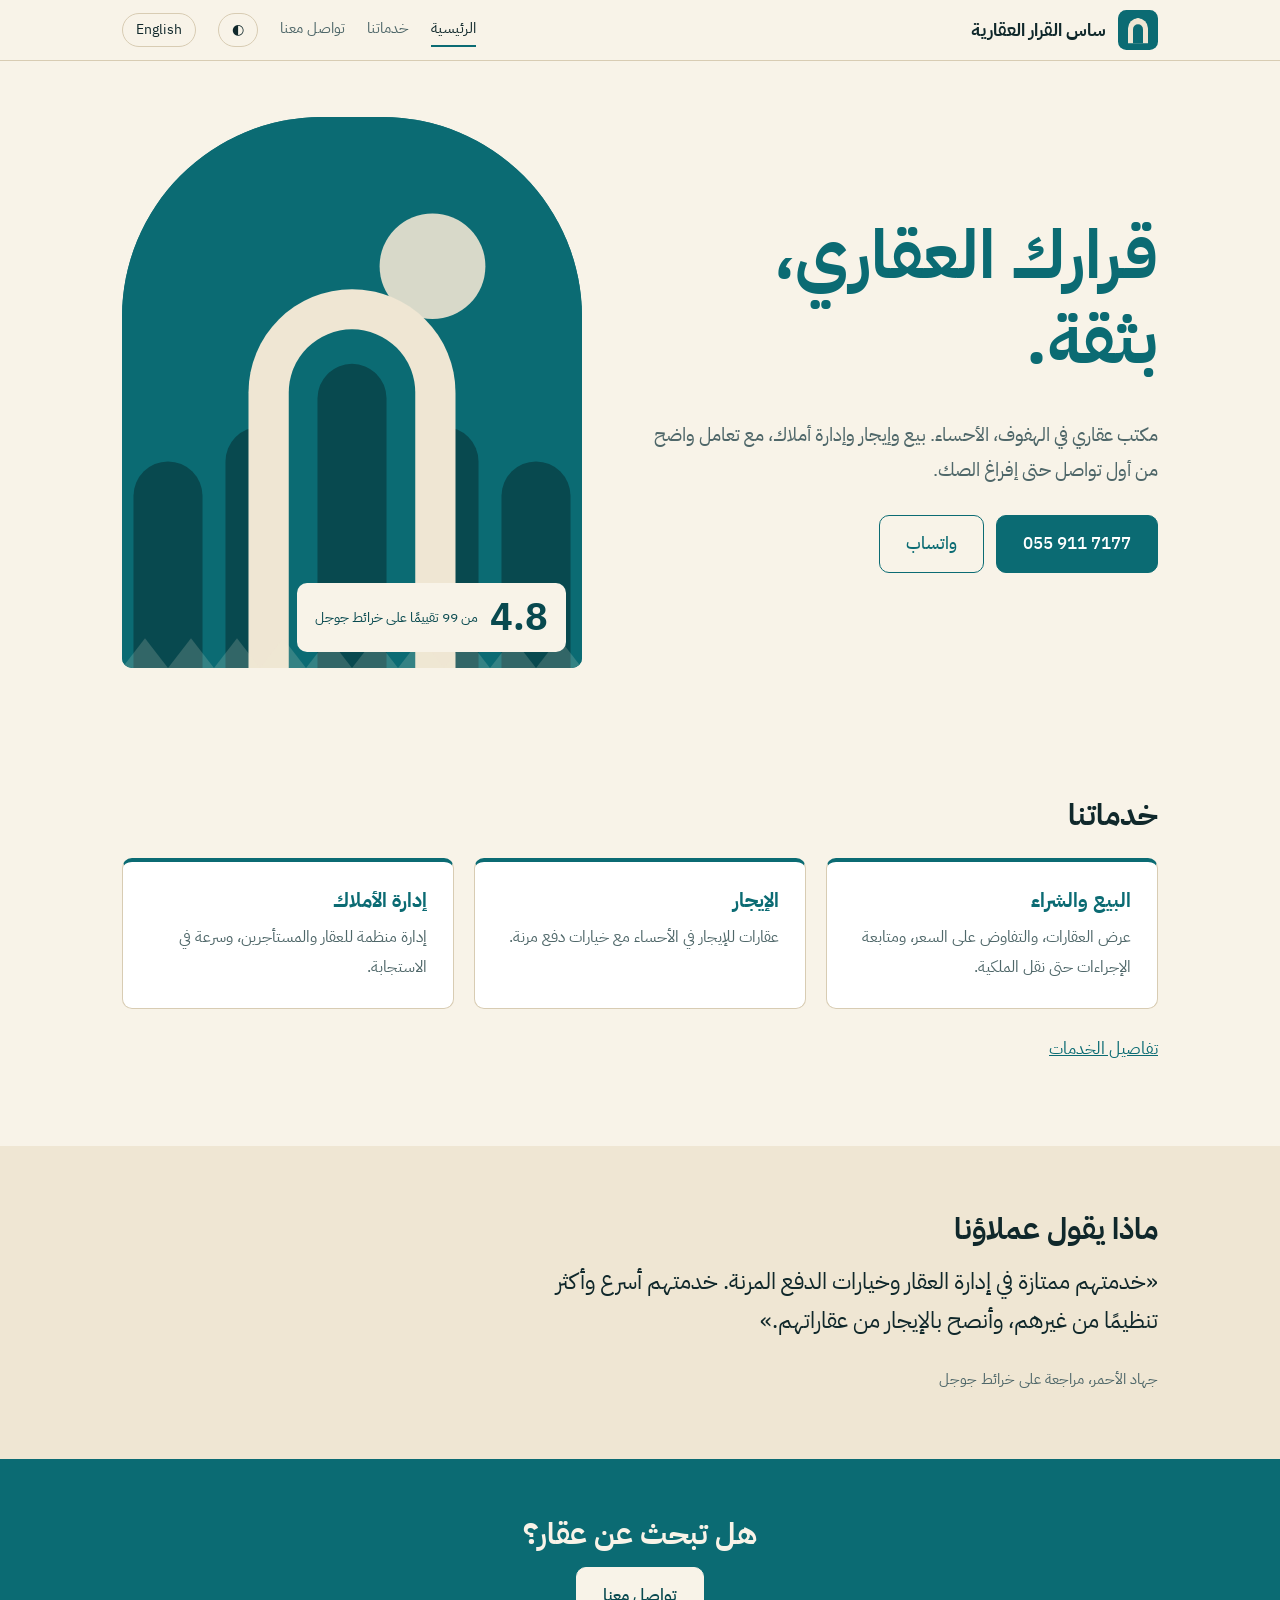
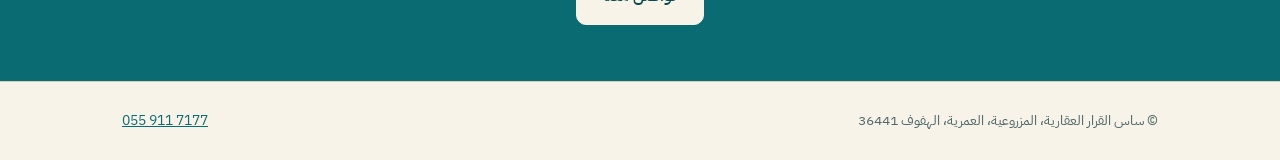
<file: index.html>
<!DOCTYPE html>
<html lang="ar" dir="rtl">
<head>
<meta charset="utf-8">
<meta name="viewport" content="width=device-width, initial-scale=1">
<title>الرئيسية | ساس القرار العقارية</title>
<meta name="description" content="مكتب ساس القرار العقاري في الهفوف، الأحساء: بيع وشراء وإيجار وإدارة أملاك.">
<link rel="icon" href="images/favicon.svg" type="image/svg+xml">
<link rel="stylesheet" href="https://fonts.googleapis.com/css2?family=IBM+Plex+Sans+Arabic:wght@400;500;700&display=swap">
<link rel="stylesheet" href="css/style.css">
</head>
<body>
<div id="bar"></div>
<header class="site"><div class="wrap bar">
  <a class="brand" href="index.html"><img src="images/logo.svg" alt="" width="40" height="40"><span  data-ar="ساس القرار العقارية" data-en="Sas Al-Qarar Real Estate">ساس القرار العقارية</span></a>
  <button id="menu" aria-label="Menu" aria-expanded="false">☰</button>
  <nav id="nav"><a href="index.html" class=active data-ar="الرئيسية" data-en="Home">الرئيسية</a><a href="services.html" data-ar="خدماتنا" data-en="Services">خدماتنا</a><a href="contact.html" data-ar="تواصل معنا" data-en="Contact">تواصل معنا</a><button id="theme" aria-label="Theme">◐</button><button id="lang" aria-label="Language">English</button></nav>
</div></header>
<main>
<section class="hero"><div class="wrap hero-grid">
  <div class="hero-text">
    <h1  data-ar="قرارك العقاري، بثقة." data-en="Property decisions, made with confidence.">قرارك العقاري، بثقة.</h1>
    <p  data-ar="مكتب عقاري في الهفوف، الأحساء. بيع وإيجار وإدارة أملاك، مع تعامل واضح من أول تواصل حتى إفراغ الصك." data-en="A real estate office in Al Hofuf, Al-Ahsa. Sales, rentals and property management, with clear dealing from first call to ownership transfer.">مكتب عقاري في الهفوف، الأحساء. بيع وإيجار وإدارة أملاك، مع تعامل واضح من أول تواصل حتى إفراغ الصك.</p>
    <div class="btns"><a class="btn" href="tel:+966559117177" dir="ltr">055 911 7177</a><a class="btn ghost" href="https://wa.me/966559117177" rel="noopener"><span  data-ar="واتساب" data-en="WhatsApp">واتساب</span></a></div>
  </div>
  <div class="hero-art"><img src="images/hero.svg" alt="">
    <div class="badge"><b dir="ltr" id="rate" data-v="4.8">4.8</b><span  data-ar="من 99 تقييمًا على خرائط جوجل" data-en="from 99 Google Maps reviews">من 99 تقييمًا على خرائط جوجل</span></div></div>
</div></section>
<section class="sec reveal"><div class="wrap"><h2  data-ar="خدماتنا" data-en="Our services">خدماتنا</h2>
  <div class="cards"><div class="card"><h3  data-ar="البيع والشراء" data-en="Buying &amp; selling">البيع والشراء</h3><p  data-ar="عرض العقارات، والتفاوض على السعر، ومتابعة الإجراءات حتى نقل الملكية." data-en="Listings, price negotiation, and follow-through until ownership is transferred.">عرض العقارات، والتفاوض على السعر، ومتابعة الإجراءات حتى نقل الملكية.</p></div><div class="card"><h3  data-ar="الإيجار" data-en="Rentals">الإيجار</h3><p  data-ar="عقارات للإيجار في الأحساء مع خيارات دفع مرنة." data-en="Properties for rent across Al-Ahsa with flexible payment options.">عقارات للإيجار في الأحساء مع خيارات دفع مرنة.</p></div><div class="card"><h3  data-ar="إدارة الأملاك" data-en="Property management">إدارة الأملاك</h3><p  data-ar="إدارة منظمة للعقار والمستأجرين، وسرعة في الاستجابة." data-en="Organised management of your property and tenants, with quick responses.">إدارة منظمة للعقار والمستأجرين، وسرعة في الاستجابة.</p></div></div>
  <p class="more"><a href="services.html" data-ar="تفاصيل الخدمات" data-en="See service details">تفاصيل الخدمات</a></p></div></section>
<section class="sec alt reveal"><div class="wrap"><h2  data-ar="ماذا يقول عملاؤنا" data-en="What clients say">ماذا يقول عملاؤنا</h2>
  <blockquote><p  data-ar="«خدمتهم ممتازة في إدارة العقار وخيارات الدفع المرنة. خدمتهم أسرع وأكثر تنظيمًا من غيرهم، وأنصح بالإيجار من عقاراتهم.»" data-en="“Excellent service managing the property and flexible payment options. Faster and more organised than others. I highly recommend renting from them.”">«خدمتهم ممتازة في إدارة العقار وخيارات الدفع المرنة. خدمتهم أسرع وأكثر تنظيمًا من غيرهم، وأنصح بالإيجار من عقاراتهم.»</p>
  <cite  data-ar="جهاد الأحمر، مراجعة على خرائط جوجل" data-en="Jehad Alahmar, Google Maps review">جهاد الأحمر، مراجعة على خرائط جوجل</cite></blockquote></div></section>
<section class="cta reveal"><div class="wrap"><h2  data-ar="هل تبحث عن عقار؟" data-en="Looking for a property?">هل تبحث عن عقار؟</h2>
  <a class="btn light" href="contact.html"><span  data-ar="تواصل معنا" data-en="Contact us">تواصل معنا</span></a></div></section>
</main>
<footer class="site"><div class="wrap foot">
  <span  data-ar="© ساس القرار العقارية، المزروعية، العمرية، الهفوف 36441" data-en="© Sas Al-Qarar Real Estate, Al Muzruiyyah, Al Omairiyah, Al Hofuf 36441">© ساس القرار العقارية، المزروعية، العمرية، الهفوف 36441</span>
  <a dir="ltr" href="tel:+966559117177">055 911 7177</a>
</div></footer>
<button id="top-btn" aria-label="Back to top">↑</button>
<script src="js/main.js"></script>
</body>
</html>
</file>
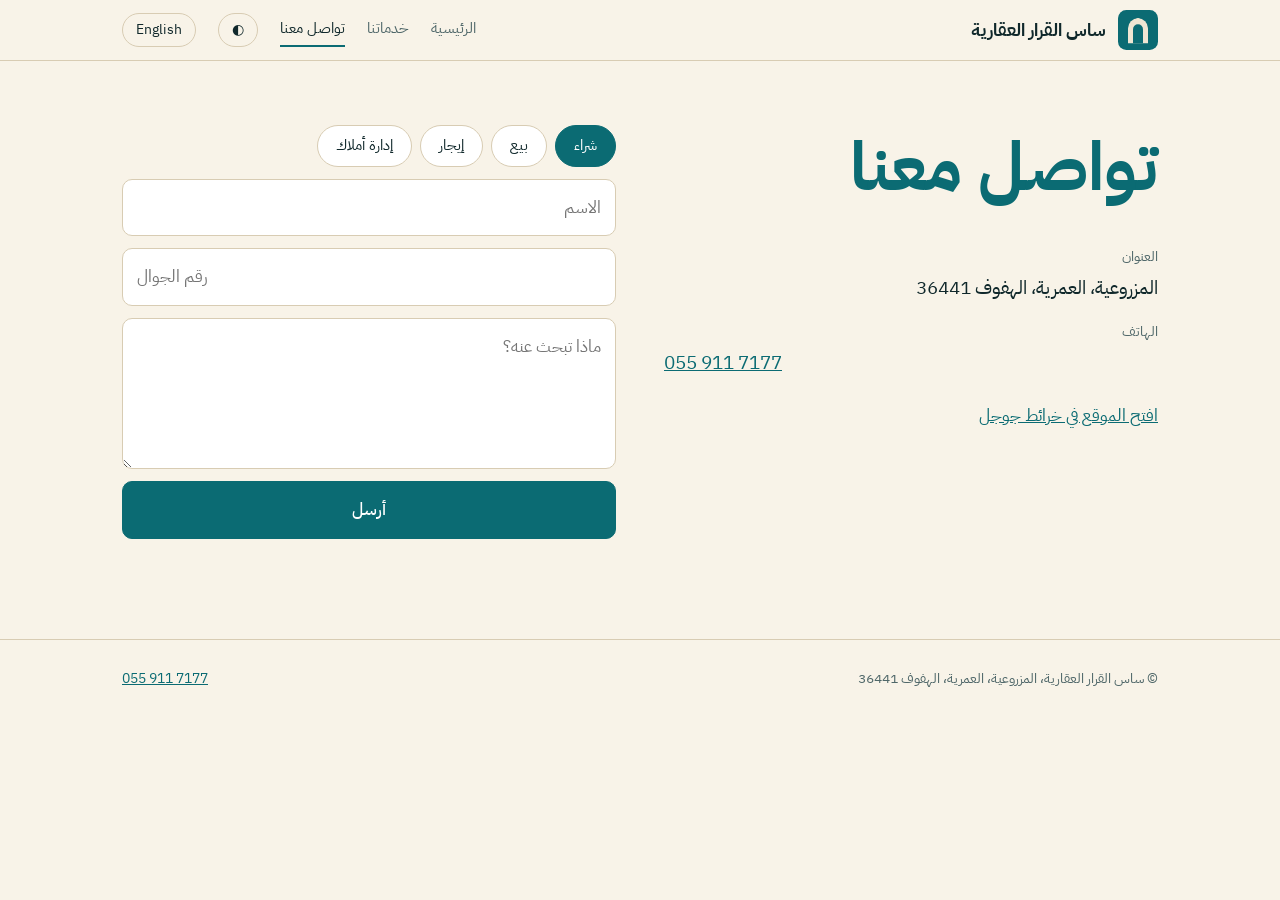
<file: contact.html>
<!DOCTYPE html>
<html lang="ar" dir="rtl">
<head>
<meta charset="utf-8">
<meta name="viewport" content="width=device-width, initial-scale=1">
<title>تواصل معنا | ساس القرار العقارية</title>
<meta name="description" content="مكتب ساس القرار العقاري في الهفوف، الأحساء: بيع وشراء وإيجار وإدارة أملاك.">
<link rel="icon" href="images/favicon.svg" type="image/svg+xml">
<link rel="stylesheet" href="https://fonts.googleapis.com/css2?family=IBM+Plex+Sans+Arabic:wght@400;500;700&display=swap">
<link rel="stylesheet" href="css/style.css">
</head>
<body>
<div id="bar"></div>
<header class="site"><div class="wrap bar">
  <a class="brand" href="index.html"><img src="images/logo.svg" alt="" width="40" height="40"><span  data-ar="ساس القرار العقارية" data-en="Sas Al-Qarar Real Estate">ساس القرار العقارية</span></a>
  <button id="menu" aria-label="Menu" aria-expanded="false">☰</button>
  <nav id="nav"><a href="index.html" data-ar="الرئيسية" data-en="Home">الرئيسية</a><a href="services.html" data-ar="خدماتنا" data-en="Services">خدماتنا</a><a href="contact.html" class=active data-ar="تواصل معنا" data-en="Contact">تواصل معنا</a><button id="theme" aria-label="Theme">◐</button><button id="lang" aria-label="Language">English</button></nav>
</div></header>
<main>
<section class="sec"><div class="wrap two">
  <div><h1  data-ar="تواصل معنا" data-en="Contact us">تواصل معنا</h1>
   <dl><dt  data-ar="العنوان" data-en="Address">العنوان</dt><dd  data-ar="المزروعية، العمرية، الهفوف 36441" data-en="Al Muzruiyyah, Al Omairiyah, Al Hofuf 36441">المزروعية، العمرية، الهفوف 36441</dd>
   <dt  data-ar="الهاتف" data-en="Phone">الهاتف</dt><dd dir="ltr"><a href="tel:+966559117177">055 911 7177</a></dd></dl>
   <p><a href="https://www.google.com/maps/search/?api=1&query=9H6H%2BVQ+Al+Hofuf" rel="noopener" data-ar="افتح الموقع في خرائط جوجل" data-en="Open in Google Maps">افتح الموقع في خرائط جوجل</a></p></div>
  <form id="f" novalidate>
   <fieldset class="chips"><label><input type="radio" name="t" value="buy" checked><span data-ar="شراء" data-en="Buy">شراء</span></label>
   <label><input type="radio" name="t" value="sell"><span data-ar="بيع" data-en="Sell">بيع</span></label>
   <label><input type="radio" name="t" value="rent"><span data-ar="إيجار" data-en="Rent">إيجار</span></label>
   <label><input type="radio" name="t" value="manage"><span data-ar="إدارة أملاك" data-en="Management">إدارة أملاك</span></label></fieldset>
   <input id="n" name="name" autocomplete="name" placeholder="الاسم" data-ph-ar="الاسم" data-ph-en="Your name">
   <input id="p" name="phone" type="tel" dir="auto" autocomplete="tel" placeholder="رقم الجوال" data-ph-ar="رقم الجوال" data-ph-en="Mobile number">
   <textarea id="m" name="message" rows="4" placeholder="ماذا تبحث عنه؟" data-ph-ar="ماذا تبحث عنه؟" data-ph-en="What are you looking for?"></textarea>
   <button class="btn" type="submit" data-ar="أرسل" data-en="Send">أرسل</button><p id="st" role="status"></p></form>
</div></section>
</main>
<footer class="site"><div class="wrap foot">
  <span  data-ar="© ساس القرار العقارية، المزروعية، العمرية، الهفوف 36441" data-en="© Sas Al-Qarar Real Estate, Al Muzruiyyah, Al Omairiyah, Al Hofuf 36441">© ساس القرار العقارية، المزروعية، العمرية، الهفوف 36441</span>
  <a dir="ltr" href="tel:+966559117177">055 911 7177</a>
</div></footer>
<button id="top-btn" aria-label="Back to top">↑</button>
<script src="js/main.js"></script>
</body>
</html>
</file>
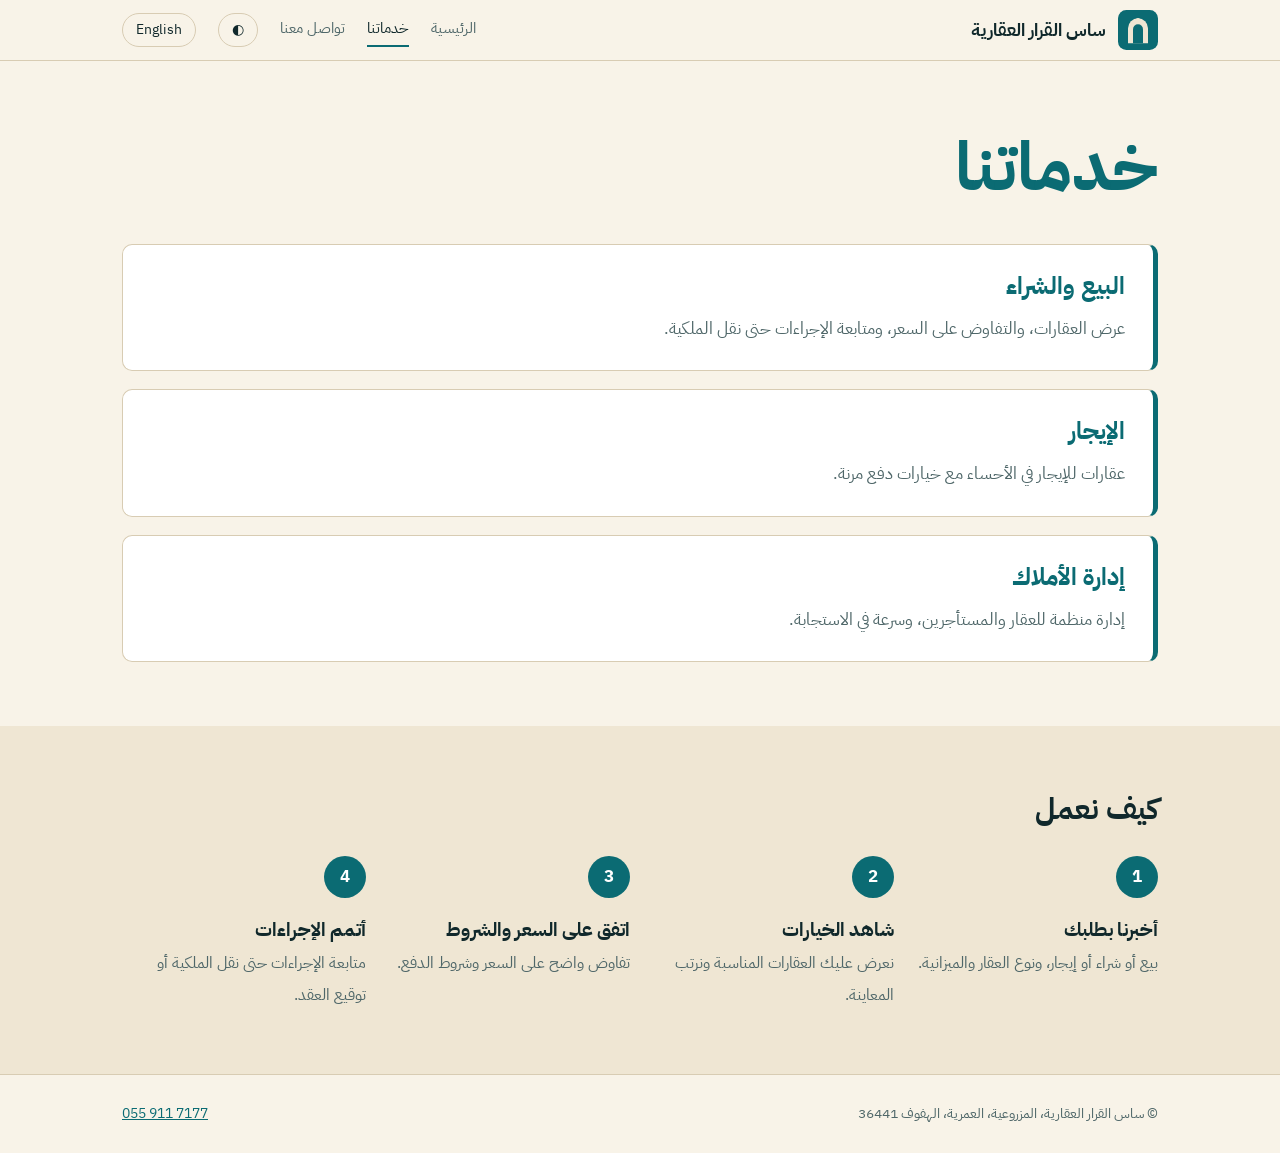
<file: services.html>
<!DOCTYPE html>
<html lang="ar" dir="rtl">
<head>
<meta charset="utf-8">
<meta name="viewport" content="width=device-width, initial-scale=1">
<title>خدماتنا | ساس القرار العقارية</title>
<meta name="description" content="مكتب ساس القرار العقاري في الهفوف، الأحساء: بيع وشراء وإيجار وإدارة أملاك.">
<link rel="icon" href="images/favicon.svg" type="image/svg+xml">
<link rel="stylesheet" href="https://fonts.googleapis.com/css2?family=IBM+Plex+Sans+Arabic:wght@400;500;700&display=swap">
<link rel="stylesheet" href="css/style.css">
</head>
<body>
<div id="bar"></div>
<header class="site"><div class="wrap bar">
  <a class="brand" href="index.html"><img src="images/logo.svg" alt="" width="40" height="40"><span  data-ar="ساس القرار العقارية" data-en="Sas Al-Qarar Real Estate">ساس القرار العقارية</span></a>
  <button id="menu" aria-label="Menu" aria-expanded="false">☰</button>
  <nav id="nav"><a href="index.html" data-ar="الرئيسية" data-en="Home">الرئيسية</a><a href="services.html" class=active data-ar="خدماتنا" data-en="Services">خدماتنا</a><a href="contact.html" data-ar="تواصل معنا" data-en="Contact">تواصل معنا</a><button id="theme" aria-label="Theme">◐</button><button id="lang" aria-label="Language">English</button></nav>
</div></header>
<main>
<section class="sec"><div class="wrap"><h1  data-ar="خدماتنا" data-en="Our services">خدماتنا</h1><div class="svcs"><article class="svc reveal"><h2  data-ar="البيع والشراء" data-en="Buying &amp; selling">البيع والشراء</h2><p  data-ar="عرض العقارات، والتفاوض على السعر، ومتابعة الإجراءات حتى نقل الملكية." data-en="Listings, price negotiation, and follow-through until ownership is transferred.">عرض العقارات، والتفاوض على السعر، ومتابعة الإجراءات حتى نقل الملكية.</p></article><article class="svc reveal"><h2  data-ar="الإيجار" data-en="Rentals">الإيجار</h2><p  data-ar="عقارات للإيجار في الأحساء مع خيارات دفع مرنة." data-en="Properties for rent across Al-Ahsa with flexible payment options.">عقارات للإيجار في الأحساء مع خيارات دفع مرنة.</p></article><article class="svc reveal"><h2  data-ar="إدارة الأملاك" data-en="Property management">إدارة الأملاك</h2><p  data-ar="إدارة منظمة للعقار والمستأجرين، وسرعة في الاستجابة." data-en="Organised management of your property and tenants, with quick responses.">إدارة منظمة للعقار والمستأجرين، وسرعة في الاستجابة.</p></article></div></div></section>
<section class="sec alt reveal"><div class="wrap"><h2  data-ar="كيف نعمل" data-en="How it works">كيف نعمل</h2><ol class="steps"><li><strong  data-ar="أخبرنا بطلبك" data-en="Tell us what you need">أخبرنا بطلبك</strong><span  data-ar="بيع أو شراء أو إيجار، ونوع العقار والميزانية." data-en="Sale, purchase or rent, property type and budget.">بيع أو شراء أو إيجار، ونوع العقار والميزانية.</span></li><li><strong  data-ar="شاهد الخيارات" data-en="See the options">شاهد الخيارات</strong><span  data-ar="نعرض عليك العقارات المناسبة ونرتب المعاينة." data-en="We show suitable properties and arrange viewings.">نعرض عليك العقارات المناسبة ونرتب المعاينة.</span></li><li><strong  data-ar="اتفق على السعر والشروط" data-en="Agree price and terms">اتفق على السعر والشروط</strong><span  data-ar="تفاوض واضح على السعر وشروط الدفع." data-en="Clear negotiation on price and payment terms.">تفاوض واضح على السعر وشروط الدفع.</span></li><li><strong  data-ar="أتمم الإجراءات" data-en="Complete the paperwork">أتمم الإجراءات</strong><span  data-ar="متابعة الإجراءات حتى نقل الملكية أو توقيع العقد." data-en="Follow-through to ownership transfer or lease signing.">متابعة الإجراءات حتى نقل الملكية أو توقيع العقد.</span></li></ol></div></section>
</main>
<footer class="site"><div class="wrap foot">
  <span  data-ar="© ساس القرار العقارية، المزروعية، العمرية، الهفوف 36441" data-en="© Sas Al-Qarar Real Estate, Al Muzruiyyah, Al Omairiyah, Al Hofuf 36441">© ساس القرار العقارية، المزروعية، العمرية، الهفوف 36441</span>
  <a dir="ltr" href="tel:+966559117177">055 911 7177</a>
</div></footer>
<button id="top-btn" aria-label="Back to top">↑</button>
<script src="js/main.js"></script>
</body>
</html>
</file>
<file: css/style.css>
/* Sas Al-Qarar — dark cyan + beige */
:root{--cyan:#0b6b73;--cyan-d:#08494f;--beige:#efe6d3;--beige-l:#f8f3e8;--ink:#10282b;--mute:#4f6769;
--bg:var(--beige-l);--alt:var(--beige);--card:#fff;--line:#d8ccb3;--accent:var(--cyan);--on:#fff;--r:10px}
@media (prefers-color-scheme:dark){:root:not([data-theme=light]){--bg:#0b1b1e;--alt:#0f2428;--card:#13292e;--line:#23424a;--ink:#efe6d3;--mute:#9db5b6;--accent:#5fc2c9;--on:#08262a}}
:root[data-theme=dark]{--bg:#0b1b1e;--alt:#0f2428;--card:#13292e;--line:#23424a;--ink:#efe6d3;--mute:#9db5b6;--accent:#5fc2c9;--on:#08262a}
*{box-sizing:border-box}html{scroll-behavior:smooth}
body{margin:0;background:var(--bg);color:var(--ink);font:400 17px/1.85 "IBM Plex Sans Arabic",Tahoma,system-ui,sans-serif}
a{color:var(--accent)}img{max-width:100%;display:block}
:focus-visible{outline:3px solid var(--accent);outline-offset:3px}
::selection{background:var(--accent);color:var(--on)}
.wrap{max-width:1080px;margin:0 auto;padding:0 22px}
h1,h2,h3{line-height:1.25;margin:0 0 .5em}h1{font-size:clamp(36px,6.5vw,68px);color:var(--accent)}h2{font-size:30px}h3{font-size:20px;color:var(--accent)}
p{margin:0 0 1em}
#bar{position:fixed;top:0;inset-inline:0;height:3px;background:var(--accent);transform:scaleX(0);transform-origin:right;z-index:50}
[dir=ltr] #bar{transform-origin:left}
header.site{position:sticky;top:0;z-index:40;background:var(--bg);border-bottom:1px solid var(--line);transition:box-shadow .25s}
header.site.scrolled{box-shadow:0 8px 20px -14px #000}
.bar{display:flex;align-items:center;justify-content:space-between;gap:16px;padding-top:10px;padding-bottom:10px}
.brand{display:flex;align-items:center;gap:12px;text-decoration:none;color:var(--ink);font-weight:700;font-size:18px}
nav{display:flex;align-items:center;gap:22px;font-size:15px}
nav a{color:var(--mute);text-decoration:none;padding:2px 0;border-bottom:2px solid transparent}
nav a:hover,nav a.active{color:var(--ink);border-color:var(--accent)}
#theme,#lang,#menu{font:inherit;font-size:14px;background:none;color:var(--ink);border:1px solid var(--line);border-radius:99px;padding:3px 13px;cursor:pointer;transition:border-color .2s,background .2s}
#theme:hover,#lang:hover,#menu:hover{border-color:var(--accent);background:var(--card)}
#menu{display:none}
.btn{display:inline-block;font:inherit;font-weight:500;padding:12px 26px;border-radius:var(--r);border:1.5px solid var(--accent);background:var(--accent);color:var(--on);text-decoration:none;cursor:pointer;transition:transform .2s,box-shadow .2s,background .2s}
.btn:hover{transform:translateY(-2px);box-shadow:0 10px 20px -12px var(--accent)}
.btn.ghost{background:none;color:var(--accent)}.btn.ghost:hover{background:var(--accent);color:var(--on)}
.btn.light{background:var(--beige-l);border-color:var(--beige-l);color:var(--cyan-d)}
.btns{display:flex;gap:12px;flex-wrap:wrap}
.hero{padding:56px 0 64px}
.hero-grid{display:grid;grid-template-columns:1.15fr 1fr;gap:48px;align-items:center}
.hero-text p{font-size:19px;color:var(--mute);max-width:32em;margin:18px 0 28px}
.hero-art{position:relative;border-radius:200px 200px var(--r) var(--r);overflow:hidden;background:var(--cyan)}
.hero-art img{width:100%;height:auto}
.badge{position:absolute;inset-inline-start:16px;bottom:16px;background:var(--beige-l);color:var(--cyan-d);padding:10px 18px;border-radius:var(--r);display:flex;align-items:center;gap:12px;line-height:1.3;font-size:14px}
.badge b{font-size:38px}
.sec{padding:64px 0}.sec.alt{background:var(--alt)}
.cards{display:grid;grid-template-columns:repeat(auto-fit,minmax(240px,1fr));gap:20px;margin-top:24px}
.card{background:var(--card);border:1px solid var(--line);border-radius:var(--r);padding:26px;border-top:4px solid var(--accent);transition:transform .25s,box-shadow .25s}
.card:hover{transform:translateY(-4px);box-shadow:0 16px 28px -22px #000}
.card p{color:var(--mute);margin:0;font-size:16px}
.more{margin-top:24px}
blockquote{margin:0;max-width:38em}blockquote p{font-size:23px;line-height:1.7}cite{font-style:normal;color:var(--mute);font-size:15px}
.cta{background:var(--cyan);color:var(--beige-l);padding:56px 0;text-align:center}.cta h2{color:var(--beige-l)}
.svcs{display:grid;gap:18px;margin-top:28px}
.svc{background:var(--card);border:1px solid var(--line);border-inline-start:5px solid var(--accent);border-radius:var(--r);padding:26px 28px}
.svc h2{font-size:24px;color:var(--accent)}.svc p{margin:0;color:var(--mute)}
.steps{list-style:none;counter-reset:s;margin:28px 0 0;padding:0;display:grid;grid-template-columns:repeat(auto-fit,minmax(220px,1fr));gap:20px}
.steps li{counter-increment:s;position:relative;padding-top:56px}
.steps li::before{content:counter(s);position:absolute;top:0;inset-inline-start:0;width:42px;height:42px;border-radius:50%;background:var(--accent);color:var(--on);display:grid;place-items:center;font-weight:700}
.steps strong{display:block;font-size:19px}.steps span{color:var(--mute);font-size:16px}
.two{display:grid;grid-template-columns:1fr 1fr;gap:48px}
dl{margin:20px 0}dt{color:var(--mute);font-size:14px;margin-top:14px}dd{margin:0;font-size:19px}
form{display:grid;gap:12px;align-content:start}
input,textarea{font:inherit;width:100%;padding:12px 14px;border:1px solid var(--line);border-radius:var(--r);background:var(--card);color:var(--ink)}
input:focus,textarea:focus{outline:none;border-color:var(--accent);box-shadow:0 0 0 3px color-mix(in srgb,var(--accent) 30%,transparent)}
.bad{border-color:#c0392b!important}
fieldset.chips{border:0;margin:0;padding:0;display:flex;flex-wrap:wrap;gap:8px}
.chips input{position:absolute;opacity:0;width:1px;height:1px}
.chips span{display:inline-block;padding:6px 18px;border:1px solid var(--line);border-radius:99px;background:var(--card);cursor:pointer;font-size:15px;transition:all .2s}
.chips input:checked+span{background:var(--accent);border-color:var(--accent);color:var(--on)}
.chips input:focus-visible+span{outline:3px solid var(--accent);outline-offset:2px}
#st{min-height:1.6em;margin:0;color:var(--mute);font-size:15px}
footer.site{border-top:1px solid var(--line);padding:26px 0;color:var(--mute);font-size:14px}
.foot{display:flex;justify-content:space-between;gap:12px;flex-wrap:wrap}
#top-btn{position:fixed;inset-inline-start:18px;bottom:18px;width:44px;height:44px;border-radius:50%;border:1px solid var(--line);background:var(--card);color:var(--ink);font-size:20px;cursor:pointer;opacity:0;pointer-events:none;transition:opacity .25s;z-index:40}
#top-btn.show{opacity:1;pointer-events:auto}
.hero-text>*,.hero-art{animation:rise .8s cubic-bezier(.2,.7,.2,1) both}
.hero-text>:nth-child(2){animation-delay:.1s}.hero-text>:nth-child(3){animation-delay:.2s}.hero-art{animation-delay:.3s}
@keyframes rise{from{opacity:0;transform:translateY(18px)}to{opacity:1;transform:none}}
.js .reveal{opacity:0;transform:translateY(22px);transition:opacity .7s,transform .7s}.js .reveal.in{opacity:1;transform:none}
@media (max-width:820px){
 .hero-grid,.two{grid-template-columns:1fr;gap:32px}.hero{padding-top:32px}.hero-art{max-width:380px}
 #menu{display:block}
 nav{display:none;position:absolute;top:100%;inset-inline:0;flex-direction:column;align-items:flex-start;background:var(--bg);padding:16px 22px 22px;border-bottom:1px solid var(--line)}
 nav.open{display:flex}}
@media (prefers-reduced-motion:reduce){*{animation:none!important;transition:none!important;scroll-behavior:auto!important}.js .reveal{opacity:1;transform:none}}
</file>
